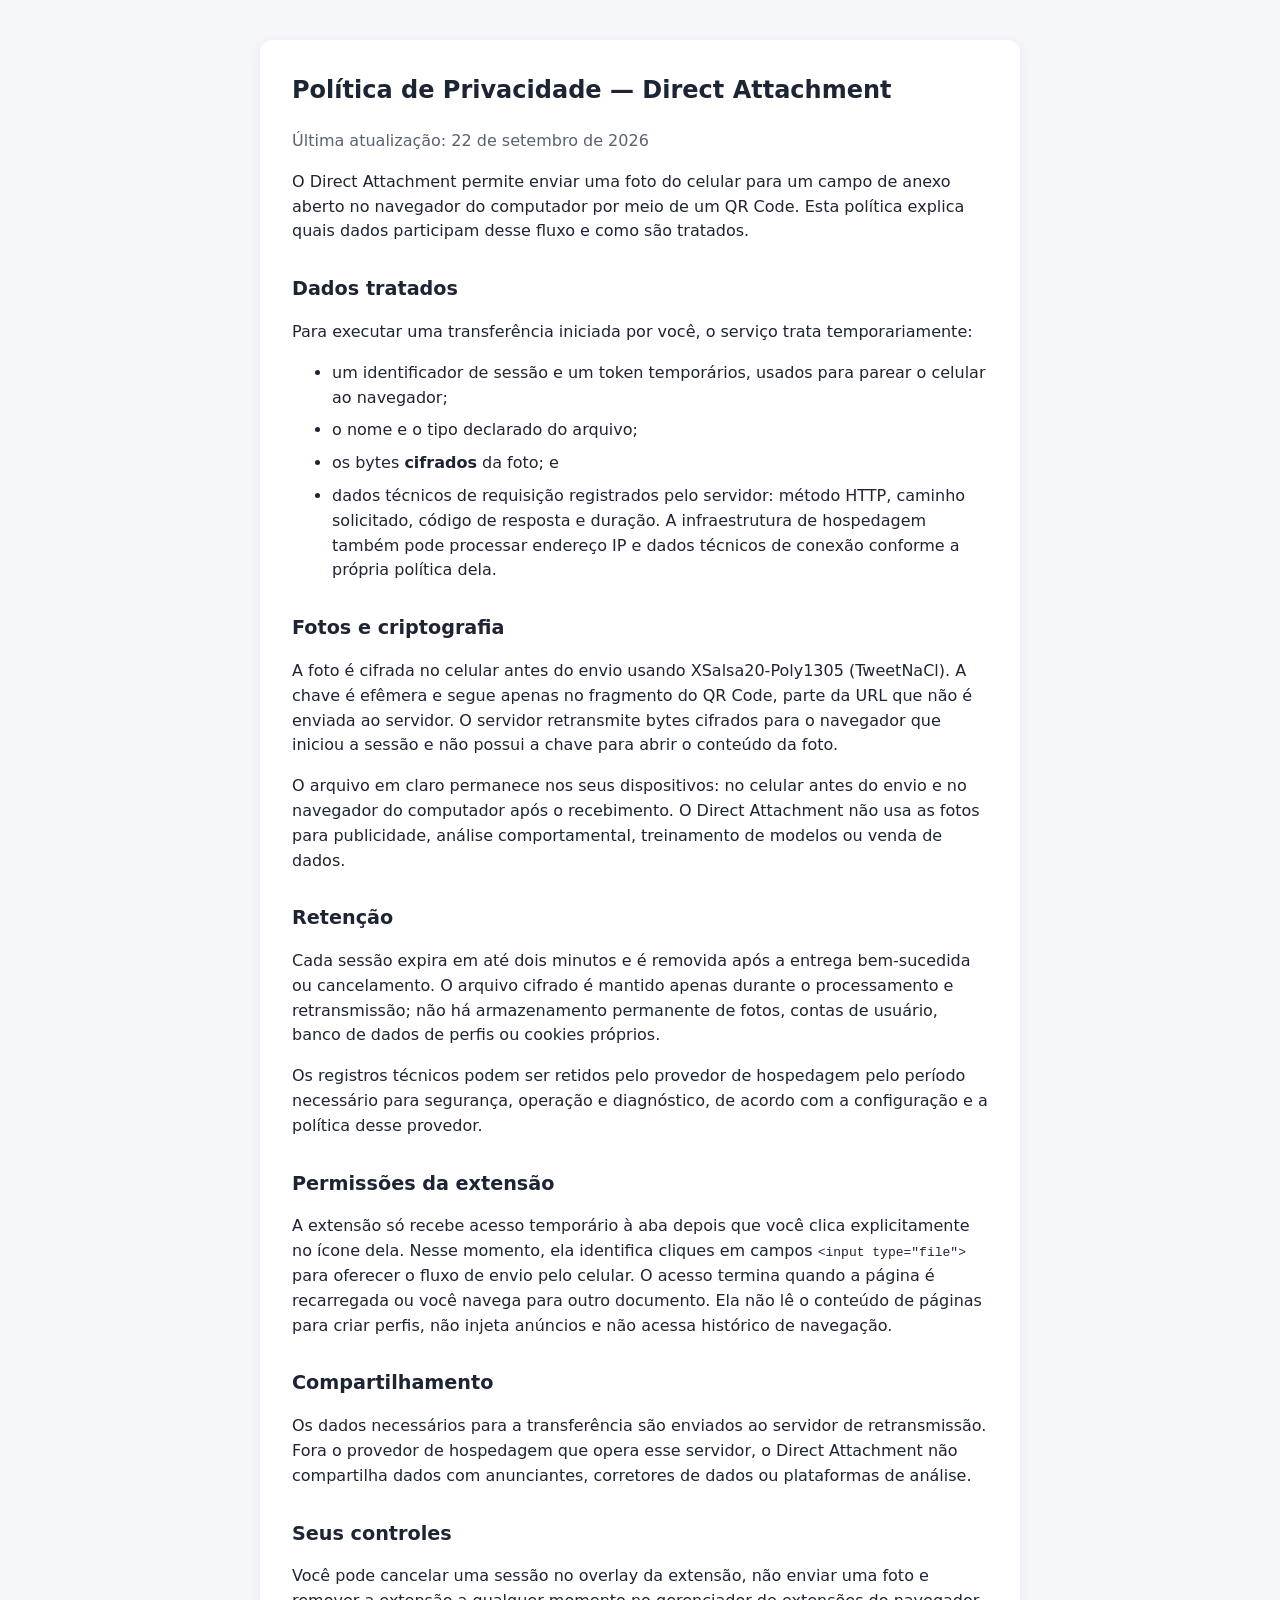
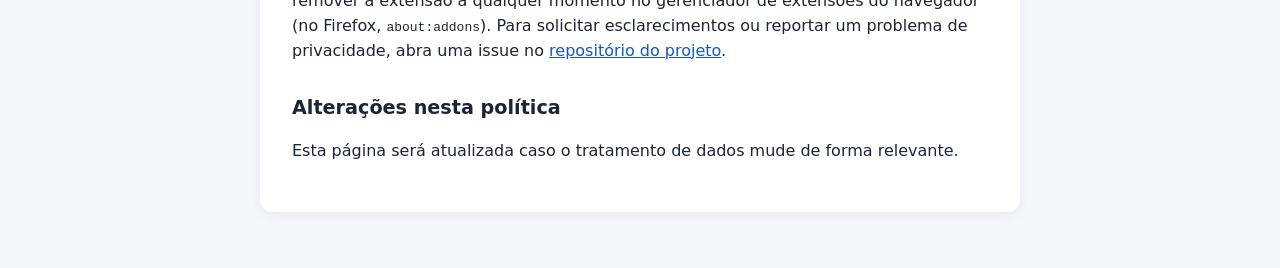
<file: server/web/privacy.html>
<!DOCTYPE html>
<html lang="pt-BR">
<head>
  <meta charset="UTF-8" />
  <meta name="viewport" content="width=device-width, initial-scale=1" />
  <title>Política de Privacidade — Direct Attachment</title>
  <style>
    :root { color-scheme: light dark; font-family: system-ui, sans-serif; line-height: 1.55; }
    body { margin: 0; background: #f6f7fb; color: #1d2433; }
    main { max-width: 760px; margin: 0 auto; padding: 40px 20px 56px; }
    article { background: #fff; border-radius: 12px; padding: 32px; box-shadow: 0 2px 12px #18203312; }
    h1 { margin-top: 0; } h2 { margin-top: 30px; font-size: 1.2rem; }
    a { color: #1659bd; } li { margin: 8px 0; }
    .updated { color: #596273; }
    @media (prefers-color-scheme: dark) {
      body { background: #11151d; color: #edf1f7; }
      article { background: #1b212c; box-shadow: none; } a { color: #89b8ff; }
      .updated { color: #b7c0ce; }
    }
  </style>
</head>
<body>
  <main>
    <article>
      <h1>Política de Privacidade — Direct Attachment</h1>
      <p class="updated">Última atualização: 22 de setembro de 2026</p>

      <p>O Direct Attachment permite enviar uma foto do celular para um campo de anexo aberto no navegador do computador por meio de um QR Code. Esta política explica quais dados participam desse fluxo e como são tratados.</p>

      <h2>Dados tratados</h2>
      <p>Para executar uma transferência iniciada por você, o serviço trata temporariamente:</p>
      <ul>
        <li>um identificador de sessão e um token temporários, usados para parear o celular ao navegador;</li>
        <li>o nome e o tipo declarado do arquivo;</li>
        <li>os bytes <strong>cifrados</strong> da foto; e</li>
        <li>dados técnicos de requisição registrados pelo servidor: método HTTP, caminho solicitado, código de resposta e duração. A infraestrutura de hospedagem também pode processar endereço IP e dados técnicos de conexão conforme a própria política dela.</li>
      </ul>

      <h2>Fotos e criptografia</h2>
      <p>A foto é cifrada no celular antes do envio usando XSalsa20-Poly1305 (TweetNaCl). A chave é efêmera e segue apenas no fragmento do QR Code, parte da URL que não é enviada ao servidor. O servidor retransmite bytes cifrados para o navegador que iniciou a sessão e não possui a chave para abrir o conteúdo da foto.</p>
      <p>O arquivo em claro permanece nos seus dispositivos: no celular antes do envio e no navegador do computador após o recebimento. O Direct Attachment não usa as fotos para publicidade, análise comportamental, treinamento de modelos ou venda de dados.</p>

      <h2>Retenção</h2>
      <p>Cada sessão expira em até dois minutos e é removida após a entrega bem-sucedida ou cancelamento. O arquivo cifrado é mantido apenas durante o processamento e retransmissão; não há armazenamento permanente de fotos, contas de usuário, banco de dados de perfis ou cookies próprios.</p>
      <p>Os registros técnicos podem ser retidos pelo provedor de hospedagem pelo período necessário para segurança, operação e diagnóstico, de acordo com a configuração e a política desse provedor.</p>

      <h2>Permissões da extensão</h2>
      <p>A extensão só recebe acesso temporário à aba depois que você clica explicitamente no ícone dela. Nesse momento, ela identifica cliques em campos <code>&lt;input type="file"&gt;</code> para oferecer o fluxo de envio pelo celular. O acesso termina quando a página é recarregada ou você navega para outro documento. Ela não lê o conteúdo de páginas para criar perfis, não injeta anúncios e não acessa histórico de navegação.</p>

      <h2>Compartilhamento</h2>
      <p>Os dados necessários para a transferência são enviados ao servidor de retransmissão. Fora o provedor de hospedagem que opera esse servidor, o Direct Attachment não compartilha dados com anunciantes, corretores de dados ou plataformas de análise.</p>

      <h2>Seus controles</h2>
      <p>Você pode cancelar uma sessão no overlay da extensão, não enviar uma foto e remover a extensão a qualquer momento no gerenciador de extensões do navegador (no Firefox, <code>about:addons</code>). Para solicitar esclarecimentos ou reportar um problema de privacidade, abra uma issue no <a href="https://github.com/herrmann13/direct-attachment/issues">repositório do projeto</a>.</p>

      <h2>Alterações nesta política</h2>
      <p>Esta página será atualizada caso o tratamento de dados mude de forma relevante.</p>
    </article>
  </main>
</body>
</html>
</file>
